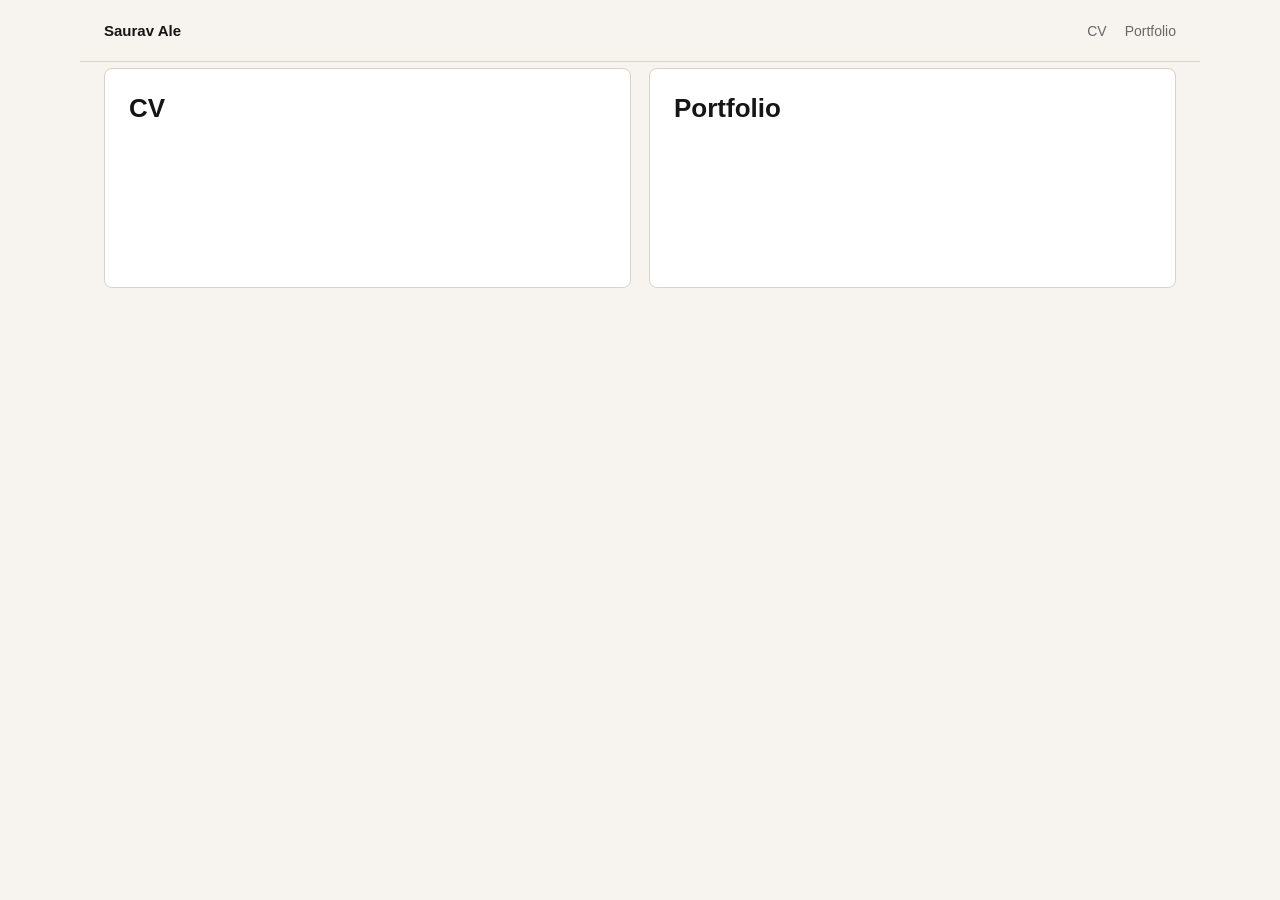
<file: index.html>
<!doctype html>
<html lang="en">
  <head>
    <meta charset="utf-8">
    <meta name="viewport" content="width=device-width, initial-scale=1">
    <title>Portfolio</title>
    <link rel="stylesheet" href="styles.css">
  </head>
  <body data-page-name="Home">
    <header class="site-header">
      <a class="brand" href="index.html" data-site-name>Portfolio</a>
      <nav class="nav" aria-label="Main navigation">
        <a href="cv.html">CV</a>
        <a href="portfolio.html">Portfolio</a>
      </nav>
    </header>

    <main class="home">
      <!-- <section class="home-intro" aria-labelledby="home-title">
        <p class="eyebrow" data-site-role>Design Portfolio</p> 
        <h1 id="home-title" data-home-title>Selected work, process, and moving-image studies.</h1>
      </section> -->

      <section class="choice-grid" aria-label="Portfolio choices">
        <a class="choice" href="cv.html">
          <span class="choice-label">CV</span>
          <!-- <span class="choice-detail">Experience, education, awards, and contact details.</span> -->
        </a>

        <a class="choice" href="portfolio.html">
          <span class="choice-label">Portfolio</span>
          <!-- <span class="choice-detail">A compiled visual portfolio with page images and embedded videos.</span> -->
        </a>
      </section>
    </main>
    <script src="site.config.js"></script>
    <script src="common.js"></script>
  </body>
</html>
</file>
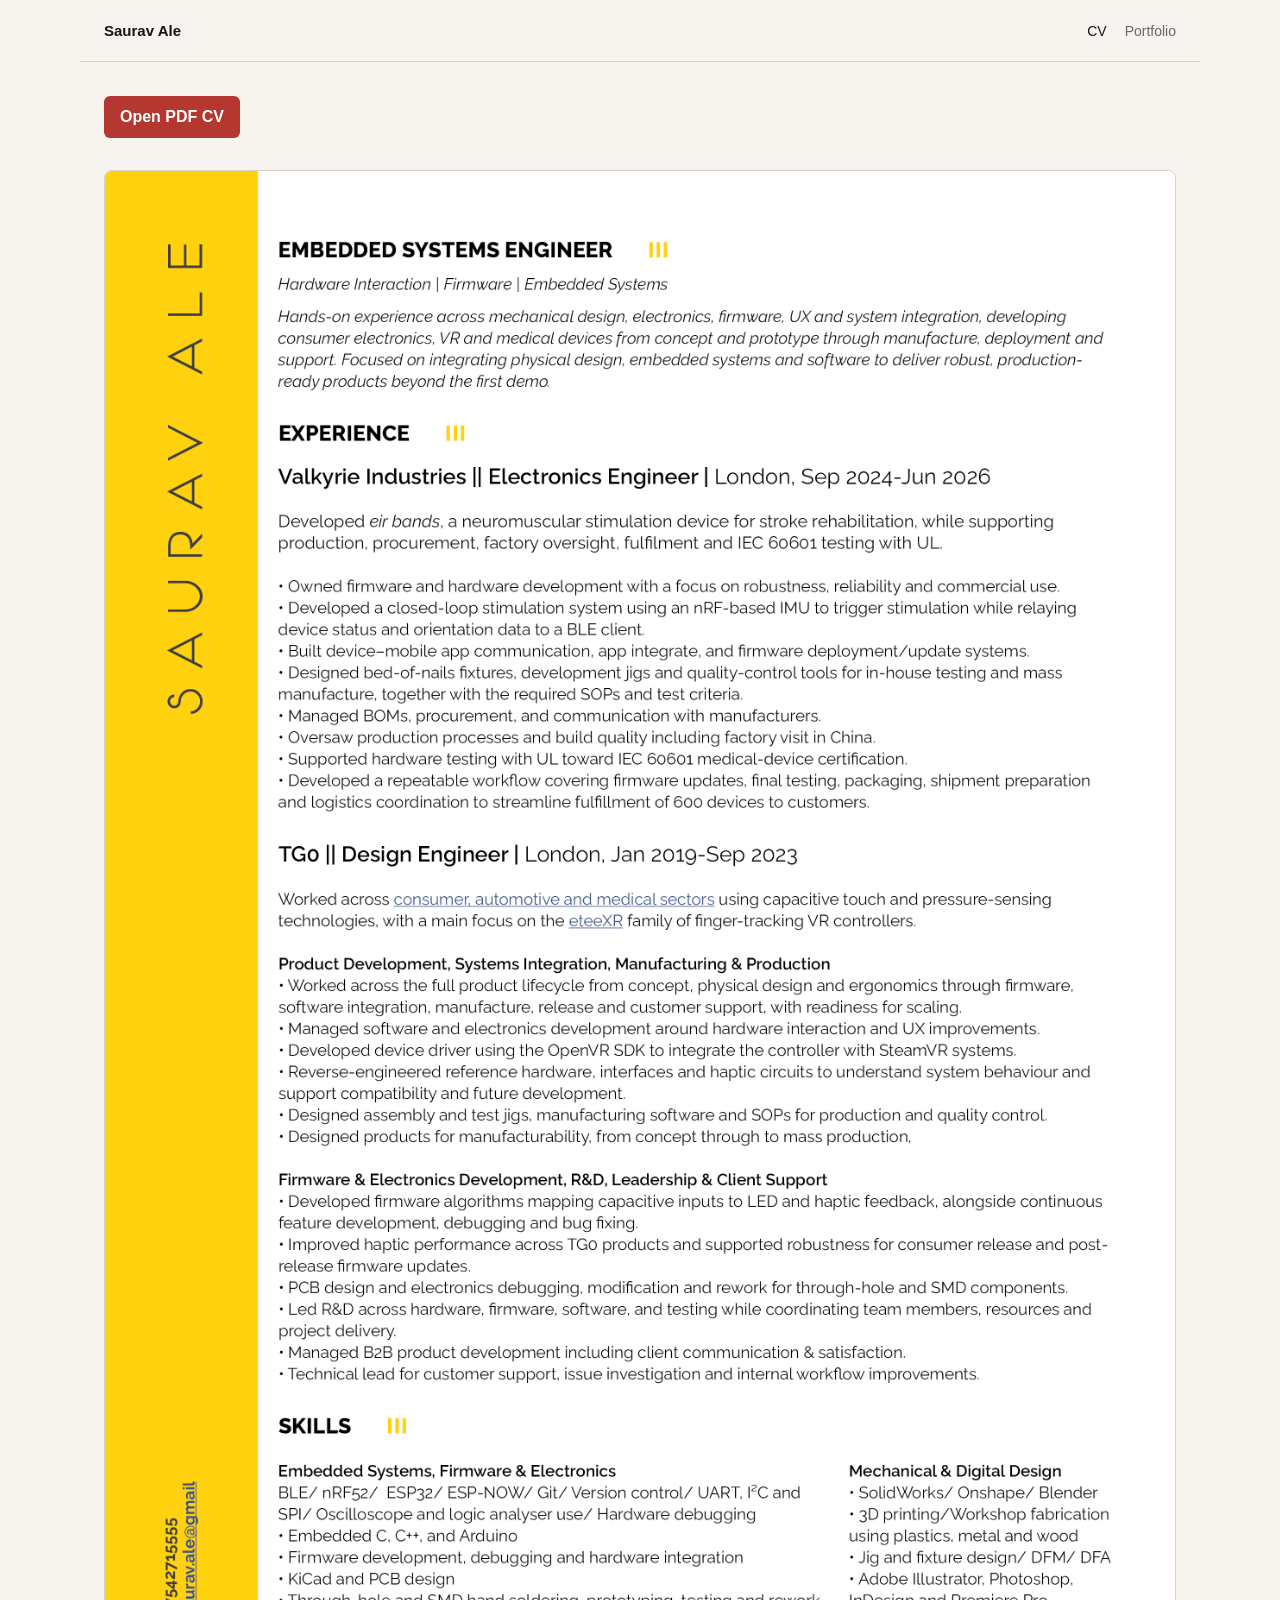
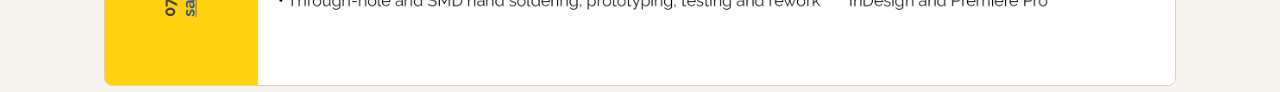
<file: cv.html>
<!doctype html>
<html lang="en">
  <head>
    <meta charset="utf-8">
    <meta name="viewport" content="width=device-width, initial-scale=1">
    <title>CV | Portfolio</title>
    <link rel="stylesheet" href="styles.css">
  </head>
  <body data-page-name="CV">
    <header class="site-header">
      <a class="brand" href="index.html" data-site-name>Portfolio</a>
      <nav class="nav" aria-label="Main navigation">
        <a aria-current="page" href="cv.html">CV</a>
        <a href="portfolio.html">Portfolio</a>
      </nav>
    </header>

    <main class="document-page">
      <!-- <section class="document-heading"> -->
        <!-- <p class="eyebrow">CV</p> -->
        <!-- <h1 data-cv-title>Curriculum Vitae</h1> -->
        <!-- <p>A designed CV preview is shown below. The PDF version is available as a fallback for downloading, printing, or forwarding.</p> -->
      <!-- </section> -->

      <div class="cv-actions">
        <a class="button" href="assets/cv/26-06-25 CV_Embedded_Saurav_Ale.pdf">Open PDF CV</a>
      </div>

      <section class="cv-preview" aria-label="CV preview">
        <img src="assets/cv/26-06-25 CV_Embedded_Saurav_Ale.png" alt="CV for Saurav Ale">
      </section>
    </main>
    <script src="site.config.js"></script>
    <script src="common.js"></script>
  </body>
</html>
</file>
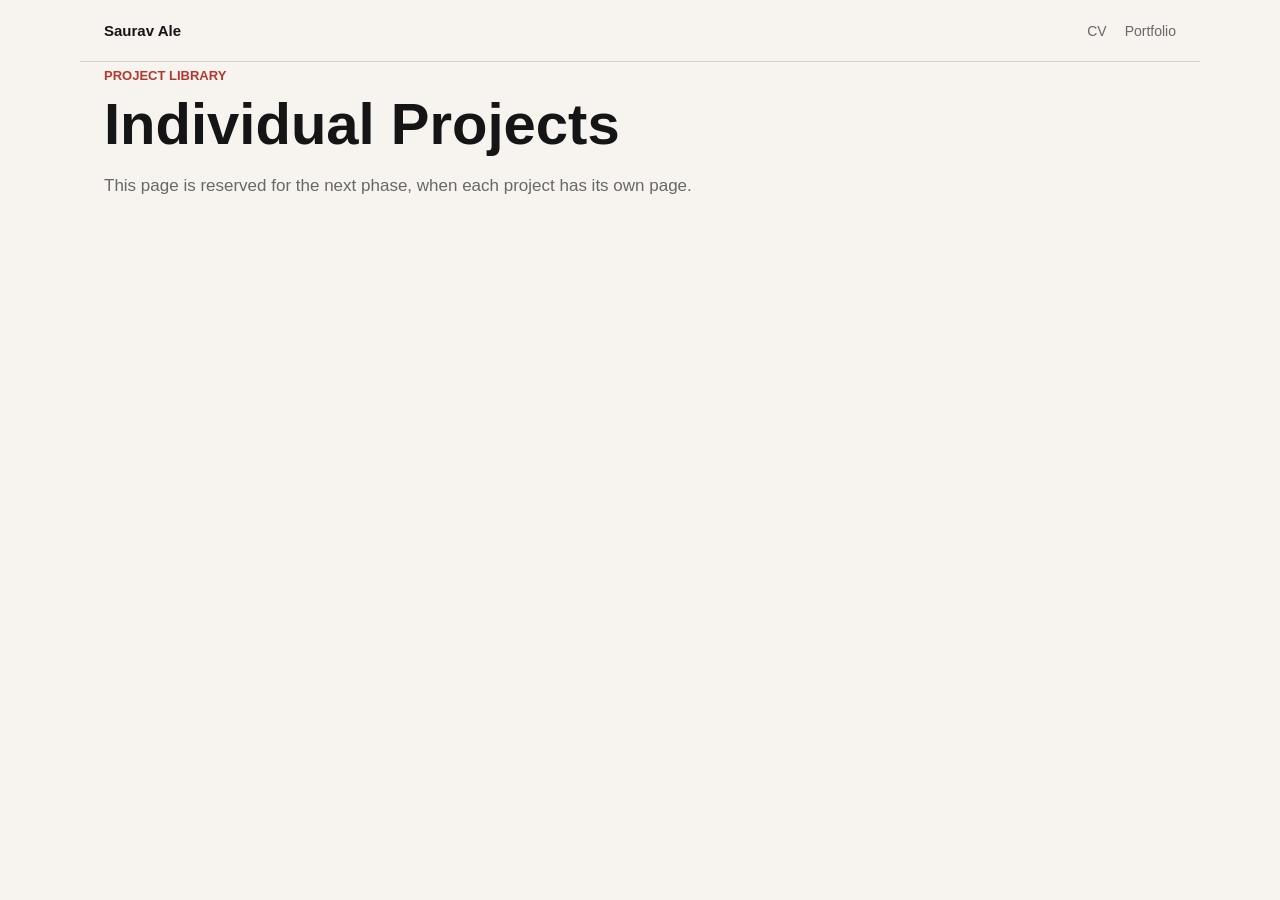
<file: projects.html>
<!doctype html>
<html lang="en">
  <head>
    <meta charset="utf-8">
    <meta name="viewport" content="width=device-width, initial-scale=1">
    <title>Projects | Portfolio</title>
    <link rel="stylesheet" href="styles.css">
  </head>
  <body data-page-name="Projects">
    <header class="site-header">
      <a class="brand" href="index.html" data-site-name>Portfolio</a>
      <nav class="nav" aria-label="Main navigation">
        <a href="cv.html">CV</a>
        <a href="portfolio.html">Portfolio</a>
      </nav>
    </header>

    <main class="document-page">
      <section class="document-heading">
        <p class="eyebrow">Project Library</p>
        <h1 data-projects-title>Individual Projects</h1>
        <p>This page is reserved for the next phase, when each project has its own page.</p>
      </section>
    </main>
    <script src="site.config.js"></script>
    <script src="common.js"></script>
  </body>
</html>
</file>
<file: styles.css>
:root {
  --ink: #151515;
  --muted: #686868;
  --paper: #f7f4ef;
  --surface: #ffffff;
  --line: #d8d2c8;
  --accent: #b4382f;
  --accent-dark: #7c2823;
  --max-width: 1120px;
}

* {
  box-sizing: border-box;
}

html {
  background: var(--paper);
  color: var(--ink);
  font-family: Arial, Helvetica, sans-serif;
}

body {
  margin: 0;
  min-height: 100vh;
}

a {
  color: inherit;
}

.site-header {
  align-items: center;
  border-bottom: 1px solid var(--line);
  display: flex;
  gap: 24px;
  justify-content: space-between;
  margin: 0 auto;
  max-width: var(--max-width);
  padding: 22px 24px;
}

.brand {
  font-size: 15px;
  font-weight: 700;
  letter-spacing: 0;
  text-decoration: none;
}

.nav {
  display: flex;
  gap: 18px;
}

.nav a {
  color: var(--muted);
  font-size: 14px;
  text-decoration: none;
}

.nav a[aria-current="page"],
.nav a:hover {
  color: var(--ink);
}

.home,
.document-page,
.portfolio-shell {
  margin: 0 auto;
  max-width: var(--max-width);
  padding: 6px 24px;
}

.home {
  display: grid;
  gap: 48px;
}

.home-intro,
.document-heading {
  max-width: 760px;
}

.eyebrow {
  color: var(--accent);
  font-size: 13px;
  font-weight: 700;
  margin: 0 0 12px;
  text-transform: uppercase;
}

h1 {
  font-size: clamp(38px, 6vw, 76px);
  font-weight: 700;
  line-height: 1;
  margin: 0;
}

.document-heading h1 {
  font-size: clamp(34px, 5vw, 58px);
}

.document-heading p:last-child {
  color: var(--muted);
  font-size: 17px;
  line-height: 1.55;
  margin: 20px 0 0;
}

.choice-grid {
  display: grid;
  gap: 18px;
  grid-template-columns: repeat(2, minmax(0, 1fr));
}

.choice {
  background: var(--surface);
  border: 1px solid var(--line);
  border-radius: 8px;
  color: inherit;
  display: grid;
  gap: 14px;
  min-height: 220px;
  padding: 24px;
  text-decoration: none;
}

.choice:hover {
  border-color: var(--accent);
}

.choice-label {
  font-size: 26px;
  font-weight: 700;
}

.choice-detail {
  align-self: end;
  color: var(--muted);
  font-size: 16px;
  line-height: 1.5;
}

.button {
  background: var(--accent);
  border-radius: 6px;
  color: #ffffff;
  display: inline-block;
  font-weight: 700;
  margin-top: 28px;
  padding: 12px 16px;
  text-decoration: none;
}

.button:hover {
  background: var(--accent-dark);
}

.cv-actions {
  display: flex;
  flex-wrap: wrap;
  gap: 12px;
}

.cv-preview {
  background: var(--surface);
  border: 1px solid var(--line);
  border-radius: 8px;
  margin-top: 32px;
  overflow: hidden;
}

.cv-preview img {
  display: block;
  width: 100%;
}

.portfolio-pages {
  display: grid;
  gap: 28px;
  margin-top: 40px;
}

.portfolio-page {
  background: var(--surface);
  border: 1px solid var(--line);
  border-radius: 8px;
  overflow: hidden;
  position: relative;
}

.portfolio-page img {
  display: block;
  position: relative;
  pointer-events: none;
  width: 100%;
  z-index: 2;
}

.video-layer {
  border: 0;
  display: block;
  height: var(--video-height);
  left: var(--video-x);
  object-fit: cover;
  position: absolute;
  top: var(--video-y);
  width: var(--video-width);
  z-index: var(--video-z-index, 1);
}

.empty-state {
  background: var(--surface);
  border: 1px dashed var(--line);
  border-radius: 8px;
  color: var(--muted);
  line-height: 1.5;
  padding: 24px;
}

@media (max-width: 720px) {
  .site-header {
    align-items: flex-start;
    flex-direction: column;
  }

  .choice-grid {
    grid-template-columns: 1fr;
  }

  .home,
  .document-page,
  .portfolio-shell {
    padding-top: 42px;
  }
}
</file>
